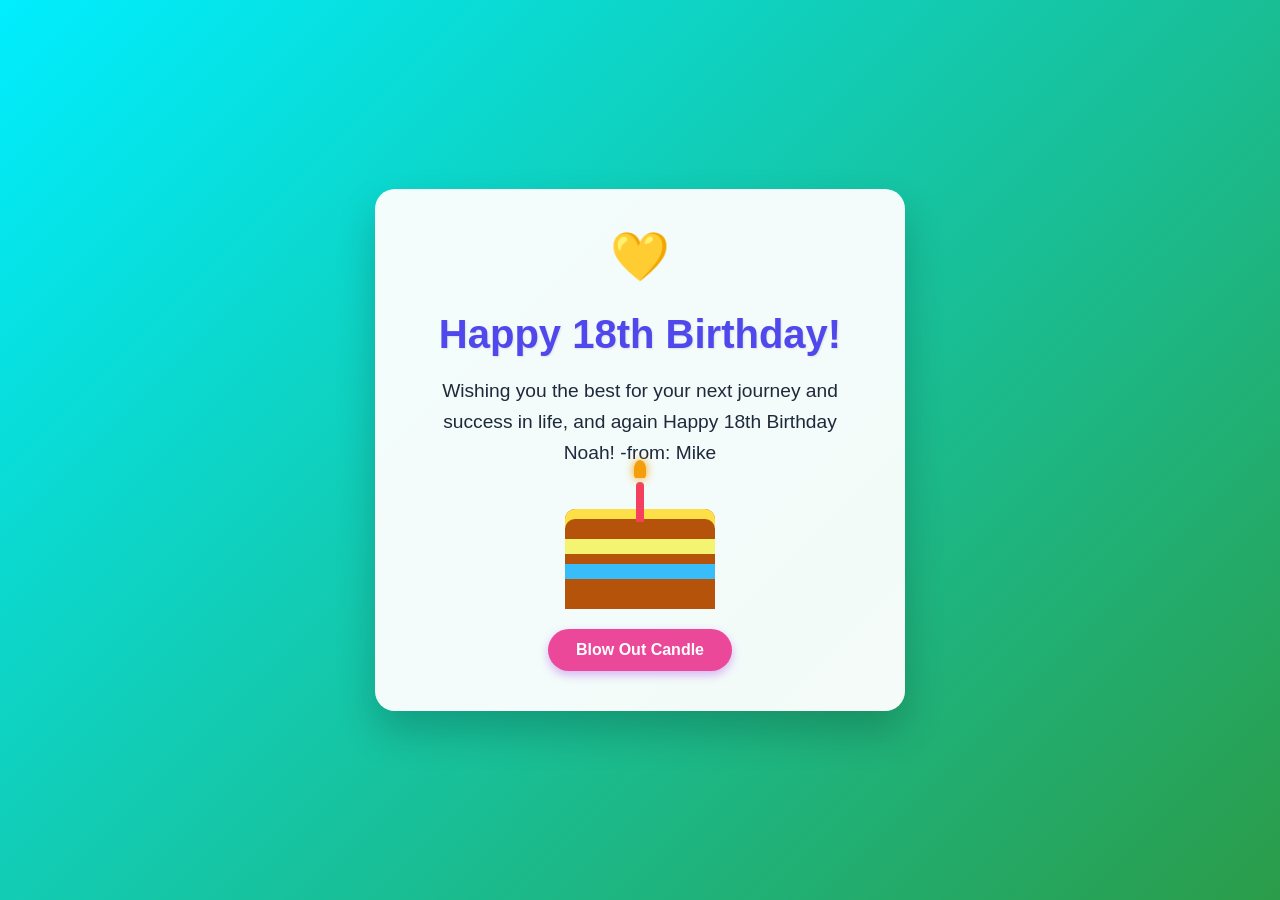
<file: index.html>
<!DOCTYPE html>
<html lang="en">
    <head>
        <meta charset="UTF-8">
        <meta http-equiv="X-UA-Compatible" content="IE=edge">
        <meta name="viewport" content="width=device-width, initial-scale=1.0">
        <title>Happy 18th Birthday!</title>
        <link rel="stylesheet" href="style.css">
</head>
<body>
    <div class="birthday-container">
        <div class="heart-icon" onclick="wishAlert()">💛</div>
        <h1>Happy 18th Birthday!</h1>
        <p class="wishes">Wishing you the best for your next journey and success in life, and again Happy 18th Birthday Noah! -from: Mike</p>
        

        <div class="cake">
            <div class="candle">
                <div class="flame" id="candle-flame"></div>
            </div>
        </div>

        <button class="celebrate-btn" onclick="blowCandle()">Blow Out Candle</button>
    </div>

    <script>
        // Interactive functions for handling visual modifications
        function wishAlert() {
            alert("✨ GOODLUCK IN COLLEGE ✨");
        }

        function blowCandle() {
            const flame = document.getElementById('candle-flame');
            const button = document.querySelector('.celebrate-btn');
            
            if (flame.style.display !== 'none') {
                flame.style.display = 'none';
                button.textContent = 'Relight Candle';
                button.style.backgroundColor = '#60a5fa';
                button.style.boxShadow = '0 4px 10px rgba(96, 165, 250, 0.4)';
            } else {
                flame.style.display = 'block';
                button.textContent = 'Blow Out Candle';
                button.style.backgroundColor = '#ec4899';
                button.style.boxShadow = '0 4px 10px rgba(236, 72, 153, 0.4)';
            }
        }
    </script>

</body>
</html>
</file>
<file: style.css>
/* Modern Reset and Festive Background */
    body {
    margin: 0;
    padding: 0;
    display: flex;
    justify-content: center;
    align-items: center;
    min-height: 100vh;
    background: linear-gradient(135deg, #00eeff, #2b9c49);
    font-family: 'Segoe UI', Tahoma, Geneva, Verdana, sans-serif;
    color: #1e293b;
    overflow-x: hidden;
    }

/* 3D Container Design */
    .birthday-container {
    background-color: rgba(255, 255, 255, 0.95);
    padding: 40px;
    border-radius: 20px;
    box-shadow: 0 20px 40px rgba(0, 0, 0, 0.2);
    text-align: center;
    max-width: 450px;
    width: 90%;
    transform: translateY(0);
    transition: transform 0.3s ease;
    }

.birthday-container:hover {
    transform: translateY(-15px);
    }

/* Typography */
h1 {
    color: #5048ec;
    font-size: 2.5rem;
    margin-bottom: 10px;
    text-shadow: 1px 1px 2px rgba(0,0,0,0.1);
    }

.wishes {
    font-size: 1.2rem;
    line-height: 1.6;
    margin-bottom: 30px;
    }

/* Interactive Pulsing Heart Overlay */
.heart-icon {
    font-size: 3rem;
    color: #eeeb4e;
    display: inline-block;
    animation: pulse 1.0s infinite;
    cursor: pointer;
    }

/* Virtual Cake Layout */
.cake {
    width: 150px;
    height: 100px;
    background: #b45309;
    border-radius: 10px 10px 0 0;
    position: relative;
    margin: 40px auto 20px auto;
    box-shadow: inset 0 10px 0 #fde047;
    }

/* Layer Frosting Design */
.cake::before {
    content: "";
    position: absolute;
    width: 100%;
    height: 15px;
    background: #f4f472;
    top: 30px;
    left: 0;
    box-shadow: 0 25px 0 #38bdf8;
    }

/* Candle Elements */
.candle {
    width: 8px;
    height: 40px;
    background: #f43f5e;
    position: absolute;
    top: -27px;
    left: 50%;
    transform: translateX(-50%);
    border-radius: 4px 4px 0 0;
    }

/* Flickering Candle Flame Animation */
.flame {
    width: 12px;
    height: 18px;
    background: #f59e0b;
    border-radius: 50% 50% 20% 20%;
    position: absolute;
    top: -22px;
    left: 50%;
    transform: translateX(-50%);
    animation: flicker 0.6s infinite alternate;
    box-shadow: 0 0 10px #f59e0b;
    }

/* Interactive Button Design */
.celebrate-btn {
    background-color: #ec4899;
    color: white;
    border: none;
    padding: 12px 28px;
    font-size: 1rem;
    font-weight: bold;
    border-radius: 50px;
    cursor: pointer;
    box-shadow: 0 4px 10px rgba(170, 72, 236, 0.4);
    transition: all 0.2s ease;
    }

.celebrate-btn:hover {
    background-color: #db2777;
    transform: scale(1.05);
    }

.celebrate-btn:active {
    transform: scale(0.95);
    }

/* Animation Keyframes */
@keyframes pulse {
    0% { transform: scale(1); }
    50% { transform: scale(1.15); }
    100% { transform: scale(1); }
    }
@keyframes flicker {
    0% { transform: translateX(-50%) scale(1); opacity: 0.9; }
    100% { transform: translateX(-50%) scale(1.1) rotate(2deg); opacity: 1; }
    }
</file>
